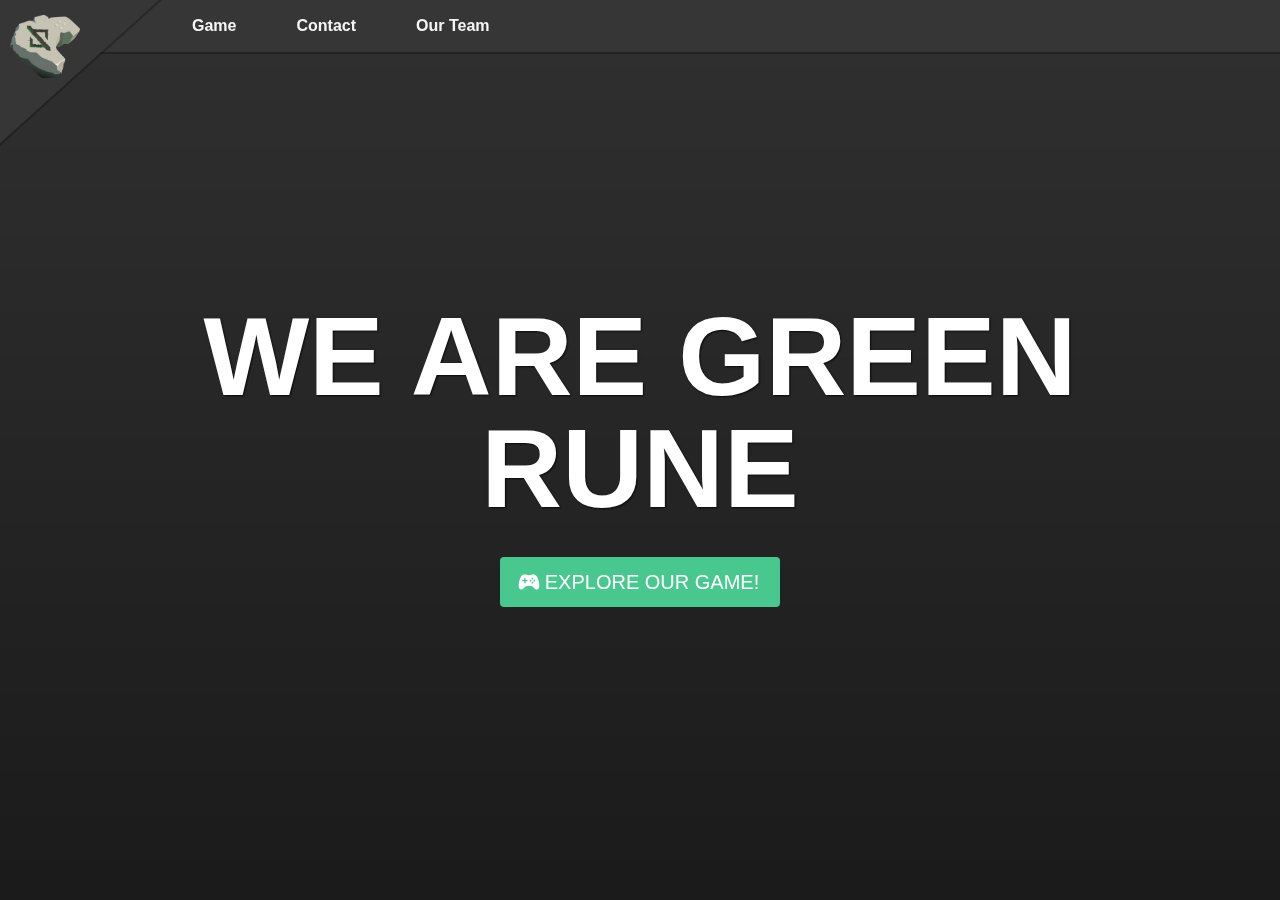
<file: index.html>
<!DOCTYPE html>
<html lang="en">

<head>
  <meta charset="utf-8">
  <meta name="viewport" content="width=device-width, initial-scale=1">
  <meta http-equiv=“X-UA-Compatible” content="ie=edge">
  <title>Hello World!</title>

  <link rel="preload" href="fonts/NorseBold-2Kge.otf" as="font" crossorigin>
  <link rel="preload" href="images/logo.png" as="image" media="(max-width: 40px)">
  <link rel="preload" href="images/video1.mp4" as="video" media="(max-width: 40px)">


  <link rel="stylesheet" type="text/css" href="bulma/css/bulma.min.css" as="style" crossorigin>
  <link rel="stylesheet" href="bulma/css/aos.css" as="style" crossorigin>
  <link rel="preload" href="bulma/js/aos.js" as="script">

  <style>
    /* Center the loader */
    #loader {
      position: absolute;
      left: 50%;
      top: 50%;
      z-index: 1;
      width: 120px;
      height: 120px;
      margin: -76px 0 0 -76px;
      border: 16px solid #f3f3f3;
      border-radius: 50%;
      border-top: 16px solid #3498db;
      -webkit-animation: spin 2s linear infinite;
      animation: spin 2s linear infinite;
    }

    @-webkit-keyframes spin {
      0% {
        -webkit-transform: rotate(0deg);
      }

      100% {
        -webkit-transform: rotate(360deg);
      }
    }

    @keyframes spin {
      0% {
        transform: rotate(0deg);
      }

      100% {
        transform: rotate(360deg);
      }
    }

    /* Add animation to "page content" */
    .animate-bottom {
      position: relative;
      -webkit-animation-name: animatebottom;
      -webkit-animation-duration: 1s;
      animation-name: animatebottom;
      animation-duration: 1s
    }

    @-webkit-keyframes animatebottom {
      from {
        bottom: -100px;
        opacity: 0
      }

      to {
        bottom: 0px;
        opacity: 1
      }
    }

    @keyframes animatebottom {
      from {
        bottom: -100px;
        opacity: 0
      }

      to {
        bottom: 0;
        opacity: 1
      }
    }

    #myDiv {
      display: none;
      text-align: center;
    }
  </style>
</head>

<body  class="preloader-site" >

  <div id="loading" class="hero is-dark is-fullheight not-scroll">
    <div id="loader"></div>
  </div>

  <header class="navbar is-fixed-top is-dark" data-aos="fade-down"
  style="box-shadow: 0 0 0 .125em rgba(0, 0, 0, 0.25)">
  <div>
    <div class="navbar-triangle is-fixed-top with-shadow" style="box-shadow: 0 0 0 .125em rgba(0, 0, 0, 0.25)">
    </div>
    <a class="navbar-icon" href="">
      <picture>
        <img rel=preload src="images/logo.png" style="max-width: 70px; margin-top: 15px; margin-left: 10px;">

      </picture>
    </a>
  </div>
  <div class="container">
    <div class="navbar-brand">

      <a role="button" class="navbar-burger" aria-label="menu" aria-expanded="false"
        data-target="navbarBasicExample">
        <span aria-hidden="true"></span>
        <span aria-hidden="true"></span>
        <span aria-hidden="true"></span>
      </a>
    </div>

    <div id="navbarBasicExample" class="navbar-menu">
      <div class="navbar-start" style="padding-left: 8em;">
        <div class="navbar-item " style="padding-right: 3em;">
          <a class="has-text-light  " href="game.html" >
            <strong>Game</strong>
          </a>
        </div>
        <div class="navbar-item " style="padding-right: 3em;">
          <a class="has-text-light  " >
            <strong>Contact</strong>
          </a>
        </div>
        <div class="navbar-item " style="padding-right: 3em;">
          <a  href="team.html" class="has-text-light  ">
            <strong>Our Team</strong>
          </a>
        </div>
      </div>

      <div class="navbar-end ">
        <div class="navbar-item ">

        </div>
      </div>
    </div>
  </div>
</header>

<section class="hero is-dark is-fullheight not-scroll" rel="prefetch">

  <video class="transition" muted autoplay playsinline loop
    style='position: fixed; height: 100%; width: 100%; object-fit: cover; background: linear-gradient( rgba(0, 0, 0, 0.1), rgba(0, 0, 0, 0.5) )  fixed;'>
    <source src="images/video1.mp4">
  </video>


  <div class="hero-body">
    <div class="container has-text-centered">
      <span class="title" data-aos="zoom-in"
        style="display: inline-block; line-height: 1; padding: 0.5rem 0.8rem 0.5rem 0.8rem; font-size: 7em; font-family: 'Norse', 'Franklin Gothic Medium', 'Arial Narrow', Arial, sans-serif; font-weight: bold; text-shadow: 1px 1px 2px rgba(0, 0, 0, 0.767);">
        WE ARE GREEN RUNE
      </span>
      <p></p>
      <a href="game.html" class="button is-success is-medium" data-aos="fade" data-aos-delay="500">
        <span class="icon shake-icon">
          <svg xmlns="http://www.w3.org/2000/svg" style="margin-left: 8px;" class="ionicon" viewBox="0 0 512 512">
            <title>Join to Beta test</title>
            <path fill="#ffff"
              d="M483.13 245.38C461.92 149.49 430 98.31 382.65 84.33A107.13 107.13 0 00352 80c-13.71 0-25.65 3.34-38.28 6.88C298.5 91.15 281.21 96 256 96s-42.51-4.84-57.76-9.11C185.6 83.34 173.67 80 160 80a115.74 115.74 0 00-31.73 4.32c-47.1 13.92-79 65.08-100.52 161C4.61 348.54 16 413.71 59.69 428.83a56.62 56.62 0 0018.64 3.22c29.93 0 53.93-24.93 70.33-45.34 18.53-23.1 40.22-34.82 107.34-34.82 59.95 0 84.76 8.13 106.19 34.82 13.47 16.78 26.2 28.52 38.9 35.91 16.89 9.82 33.77 12 50.16 6.37 25.82-8.81 40.62-32.1 44-69.24 2.57-28.48-1.39-65.89-12.12-114.37zM208 240h-32v32a16 16 0 01-32 0v-32h-32a16 16 0 010-32h32v-32a16 16 0 0132 0v32h32a16 16 0 010 32zm84 4a20 20 0 1120-20 20 20 0 01-20 20zm44 44a20 20 0 1120-19.95A20 20 0 01336 288zm0-88a20 20 0 1120-20 20 20 0 01-20 20zm44 44a20 20 0 1120-20 20 20 0 01-20 20z" />
          </svg>
        </span>
        <span class="">EXPLORE OUR GAME!</span>
    </a>
    </div>
  </div>
</section>
  <div id="myDiv">
    
  </div>


</body>
<script>

window.onload = function(){ document.getElementById("loading").style.display = "none" }
 
  document.addEventListener('DOMContentLoaded', () => {

    // Get all "navbar-burger" elements
    const $navbarBurgers = Array.prototype.slice.call(document.querySelectorAll('.navbar-burger'), 0);

    // Add a click event on each of them
    $navbarBurgers.forEach(el => {
      el.addEventListener('click', () => {

        // Get the target from the "data-target" attribute
        const target = el.dataset.target;
        const $target = document.getElementById(target);

        // Toggle the "is-active" class on both the "navbar-burger" and the "navbar-menu"
        el.classList.toggle('is-active');
        $target.classList.toggle('is-active');

      });
    });

  });
</script>
<script src="bulma/js/aos.js"></script>
<script>
  AOS.init({
    once: true
  });
</script>

</html>
</file>
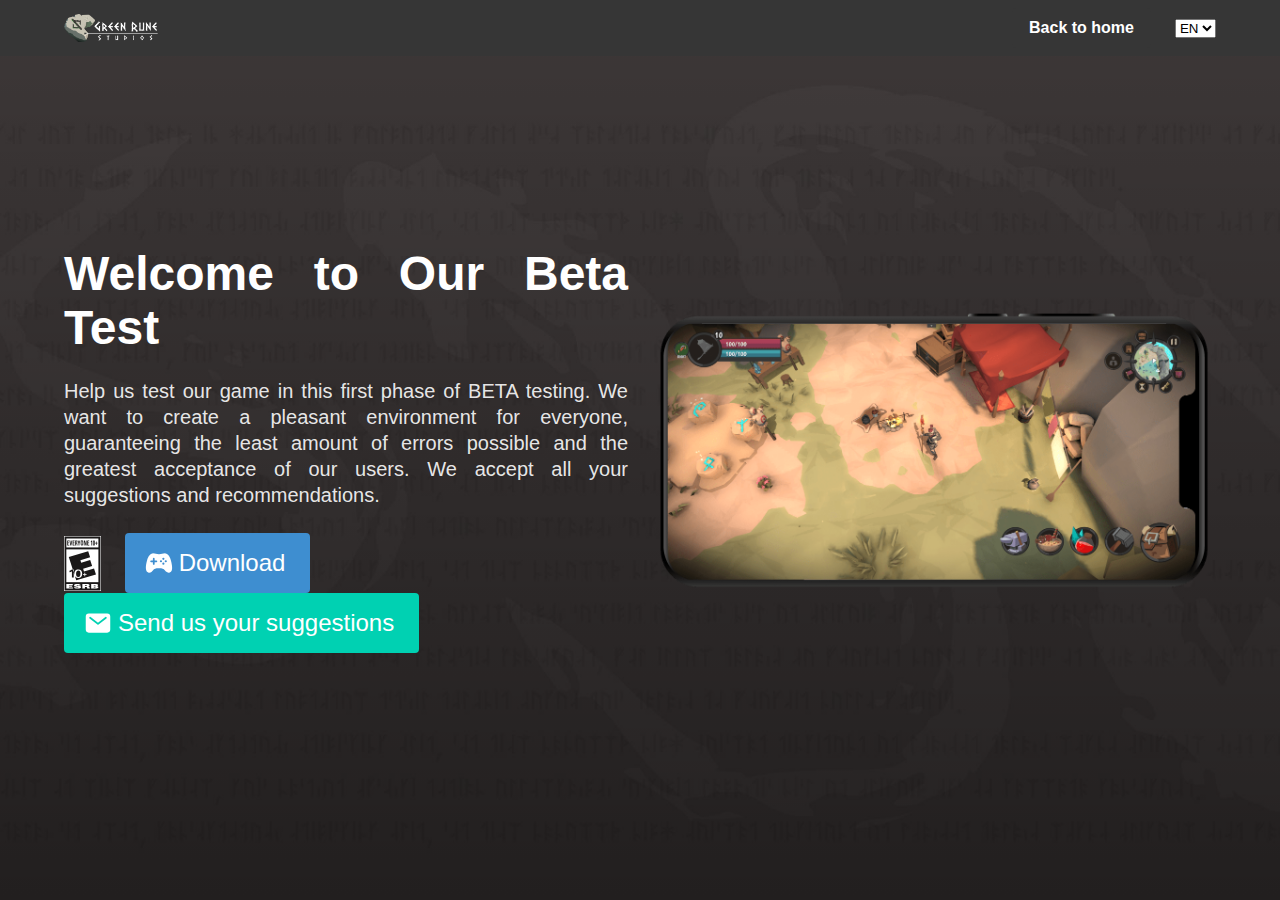
<file: download.html>
<!DOCTYPE html>
<html lang="en">

<head>
    <meta charset="utf-8">
    <meta name="viewport" content="width=device-width, initial-scale=1">
    <meta http-equiv=“X-UA-Compatible” content="ie=edge">
    <title>Nobodies Kingdom</title>
    <link rel="stylesheet" type="text/css" href="bulma/css/bulma.css">
    <link rel="stylesheet" type="text/css" href="bulma/css/aos.css">
</head>

<body data-aos-easing="ease" data-aos-duration="400" data-aos-delay="0">
    <header class="navbar is-dark is-fixed-top">
        <div class="container">
            <div class="navbar-brand">
                <a class="navbar-item" href="https://bulma.io">
                    <img src="images/company-logo.png" />
                </a>

                <a role="button" class="navbar-burger" aria-label="menu" aria-expanded="false"
                    data-target="navbarBasicExample">
                    <span aria-hidden="true"></span>
                    <span aria-hidden="true"></span>
                    <span aria-hidden="true"></span>
                </a>
            </div>

            <div id="navbarBasicExample" class="navbar-menu">
                <div class="navbar-start"></div>

                <div class="navbar-end">
                    <div class="navbar-item">
                        <div class="buttons">
                            <a class="button is-dark is-orange" href="index.html">
                                <strong>Back to home</strong>
                            </a>
                        </div>
                    </div>
                    <div class="navbar-item">
                        <select id="langSelector" class="is-dark dropdown is-medium">
                            <div class="">
                                <option value="en" class="dropdown-item">EN</option>
                                <option value="es" class="dropdown-item">ES</option>
                            </div>

                        </select>
                    </div>

                </div>
            </div>
        </div>
    </header>


    <section class="hero is-dark is-fullheight"
        style="background: linear-gradient( rgba(0, 0, 0, 0.1), rgba(0, 0, 0, 0.5) ), url(images/web-bg.jpg) no-repeat center; max-width: 100%; max-height: 100%; background-size: cover;">

        <!-- Hero content: will be in the middle -->
        <div class="hero-body">
            <div class="container has-text-justified">
                <div class="item-1">
                    <div class="columns is-vcentered">
                        <div data-aos="fade-down" class="column is-half aos-ini aos-animate">
                            <div>
                                <h2 class="title is-1 lang lang-es">Bienvenido a nuestra BETA</h2>
                                <h2 class="title is-1 lang lang-en">Welcome to Our Beta Test</h2>
                            </div>
                            <p class="mb-5"></p>
                            <div>
                                <p class="lang lang-es subtitle ">
                                    Ayúdanos a probar nuestro videojuego en esta primera fase de prueba BETA. Queremos
                                    crear
                                    un ambiente agradable para todos, garantizando la menor cantidad de errores posible
                                    y la
                                    mayor aceptación de nuestros usuarios. Aceptamos todas tus sugerencias y
                                    recomendaciones.
                                </p>
                                <p class="lang lang-en subtitle ">
                                    Help us test our game in this first phase of BETA testing. We want to create a
                                    pleasant
                                    environment for everyone, guaranteeing the least amount of errors possible and the
                                    greatest acceptance of our users. We accept all your suggestions and
                                    recommendations.
                                </p>
                            </div>

                            <p class="mb-5"></p>
                            <div class="icon-text is-align-items-center">
                                <figure class="image">
                                    <img src="images/E10plus.svg" style="height: 55px;">
                                </figure>
                                <p class="mr-5"></p>

                                <a href="" class="button is-info is-large">
                                    <span class="icon">
                                        <svg xmlns="http://www.w3.org/2000/svg" style="margin-left: 8px;"
                                            class="ionicon" viewBox="0 0 512 512">
                                            <title>Join to Beta test</title>
                                            <path fill="#ffff"
                                                d="M483.13 245.38C461.92 149.49 430 98.31 382.65 84.33A107.13 107.13 0 00352 80c-13.71 0-25.65 3.34-38.28 6.88C298.5 91.15 281.21 96 256 96s-42.51-4.84-57.76-9.11C185.6 83.34 173.67 80 160 80a115.74 115.74 0 00-31.73 4.32c-47.1 13.92-79 65.08-100.52 161C4.61 348.54 16 413.71 59.69 428.83a56.62 56.62 0 0018.64 3.22c29.93 0 53.93-24.93 70.33-45.34 18.53-23.1 40.22-34.82 107.34-34.82 59.95 0 84.76 8.13 106.19 34.82 13.47 16.78 26.2 28.52 38.9 35.91 16.89 9.82 33.77 12 50.16 6.37 25.82-8.81 40.62-32.1 44-69.24 2.57-28.48-1.39-65.89-12.12-114.37zM208 240h-32v32a16 16 0 01-32 0v-32h-32a16 16 0 010-32h32v-32a16 16 0 0132 0v32h32a16 16 0 010 32zm84 4a20 20 0 1120-20 20 20 0 01-20 20zm44 44a20 20 0 1120-19.95A20 20 0 01336 288zm0-88a20 20 0 1120-20 20 20 0 01-20 20zm44 44a20 20 0 1120-20 20 20 0 01-20 20z" />
                                        </svg>
                                    </span>
                                    <span class="lang lang-en">Download</span>
                                    <span class="lang lang-es">Descargar</span>
                                </a>
                                <p class="mr-5"></p>
                                <a href="mailto:greenrune.contact@gmail.com?subject=About Nobodys Kingdom"
                                    class="button is-primary is-large">
                                    <span class="icon">
                                        <svg xmlns="http://www.w3.org/2000/svg" style="margin-left: 8px;"
                                            class="ionicon" viewBox="0 0 512 512">
                                            <title>Join to Beta test</title>
                                            <path fill="#ffff"
                                                d="M424 80H88a56.06 56.06 0 00-56 56v240a56.06 56.06 0 0056 56h336a56.06 56.06 0 0056-56V136a56.06 56.06 0 00-56-56zm-14.18 92.63l-144 112a16 16 0 01-19.64 0l-144-112a16 16 0 1119.64-25.26L256 251.73l134.18-104.36a16 16 0 0119.64 25.26z" />
                                        </svg>
                                    </span>
                                    <span class="lang lang-en">Send us your suggestions</span>
                                    <span class="lang lang-es">Envianos tus sugerencias</span>
                                </a>
                            </div>

                        </div>
                        <div class="column is-half">
                            <figure class="image is is-covered">
                                <img src="images/game-background.png" alt="" />
                            </figure>
                        </div>
                    </div>
                </div>
            </div>
        </div>
    </section>


    <script>

        // this function will be called when a button is clicked

        function changeLanguage(languageCode) {
            Array.from(document.getElementsByClassName('lang')).forEach(function (elem) {
                if (elem.classList.contains('lang-' + languageCode)) {
                    elem.style.display = 'initial';
                }
                else {
                    elem.style.display = 'none';
                }
            });
        }

        // select handler
        const selector = document.getElementById('langSelector');
        selector.addEventListener('change', function (evt) {
            changeLanguage(this.value);
        });

        // detect initial browser language
        const lang = navigator.userLanguage || navigator.language || 'en-EN';
        const startLang = Array.from(selector.options).map(opt => opt.value).find(val => lang.includes(val)) || 'en';
        changeLanguage(startLang);

        // updating select with start value
        selector.selectedIndex = Array.from(selector.options).map(opt => opt.value).indexOf(startLang)

        // fill "The selected language is:"
        document.addEventListener('DOMContentLoaded', () => {

            // Get all "navbar-burger" elements
            const $navbarBurgers = Array.prototype.slice.call(document.querySelectorAll('.navbar-burger'), 0);

            // Add a click event on each of them
            $navbarBurgers.forEach(el => {
                el.addEventListener('click', () => {

                    // Get the target from the "data-target" attribute
                    const target = el.dataset.target;
                    const $target = document.getElementById(target);

                    // Toggle the "is-active" class on both the "navbar-burger" and the "navbar-menu"
                    el.classList.toggle('is-active');
                    $target.classList.toggle('is-active');

                });
            });

        });
    </script>
    <script src="bulma/js/aos.js"></script>
    <script>
        AOS.init({
            once: true
        });
    </script>
</body>

</html>
</file>
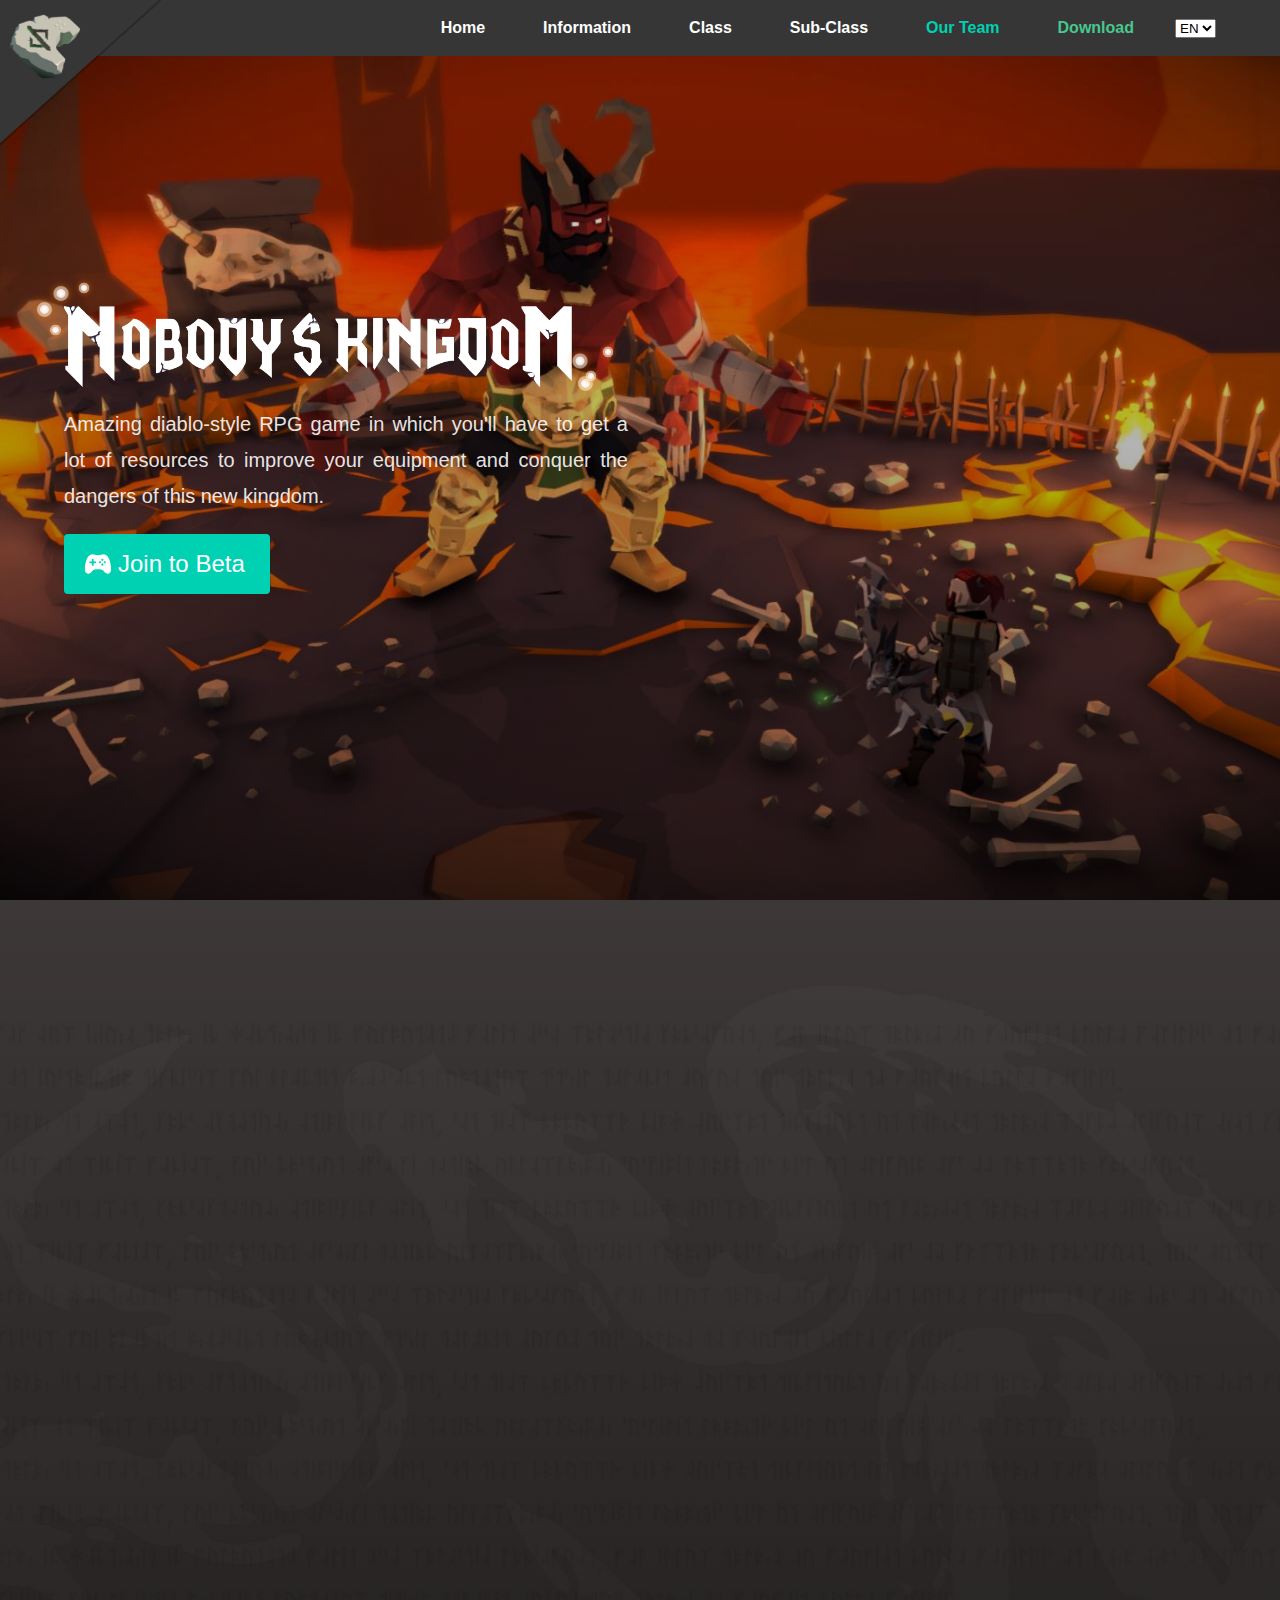
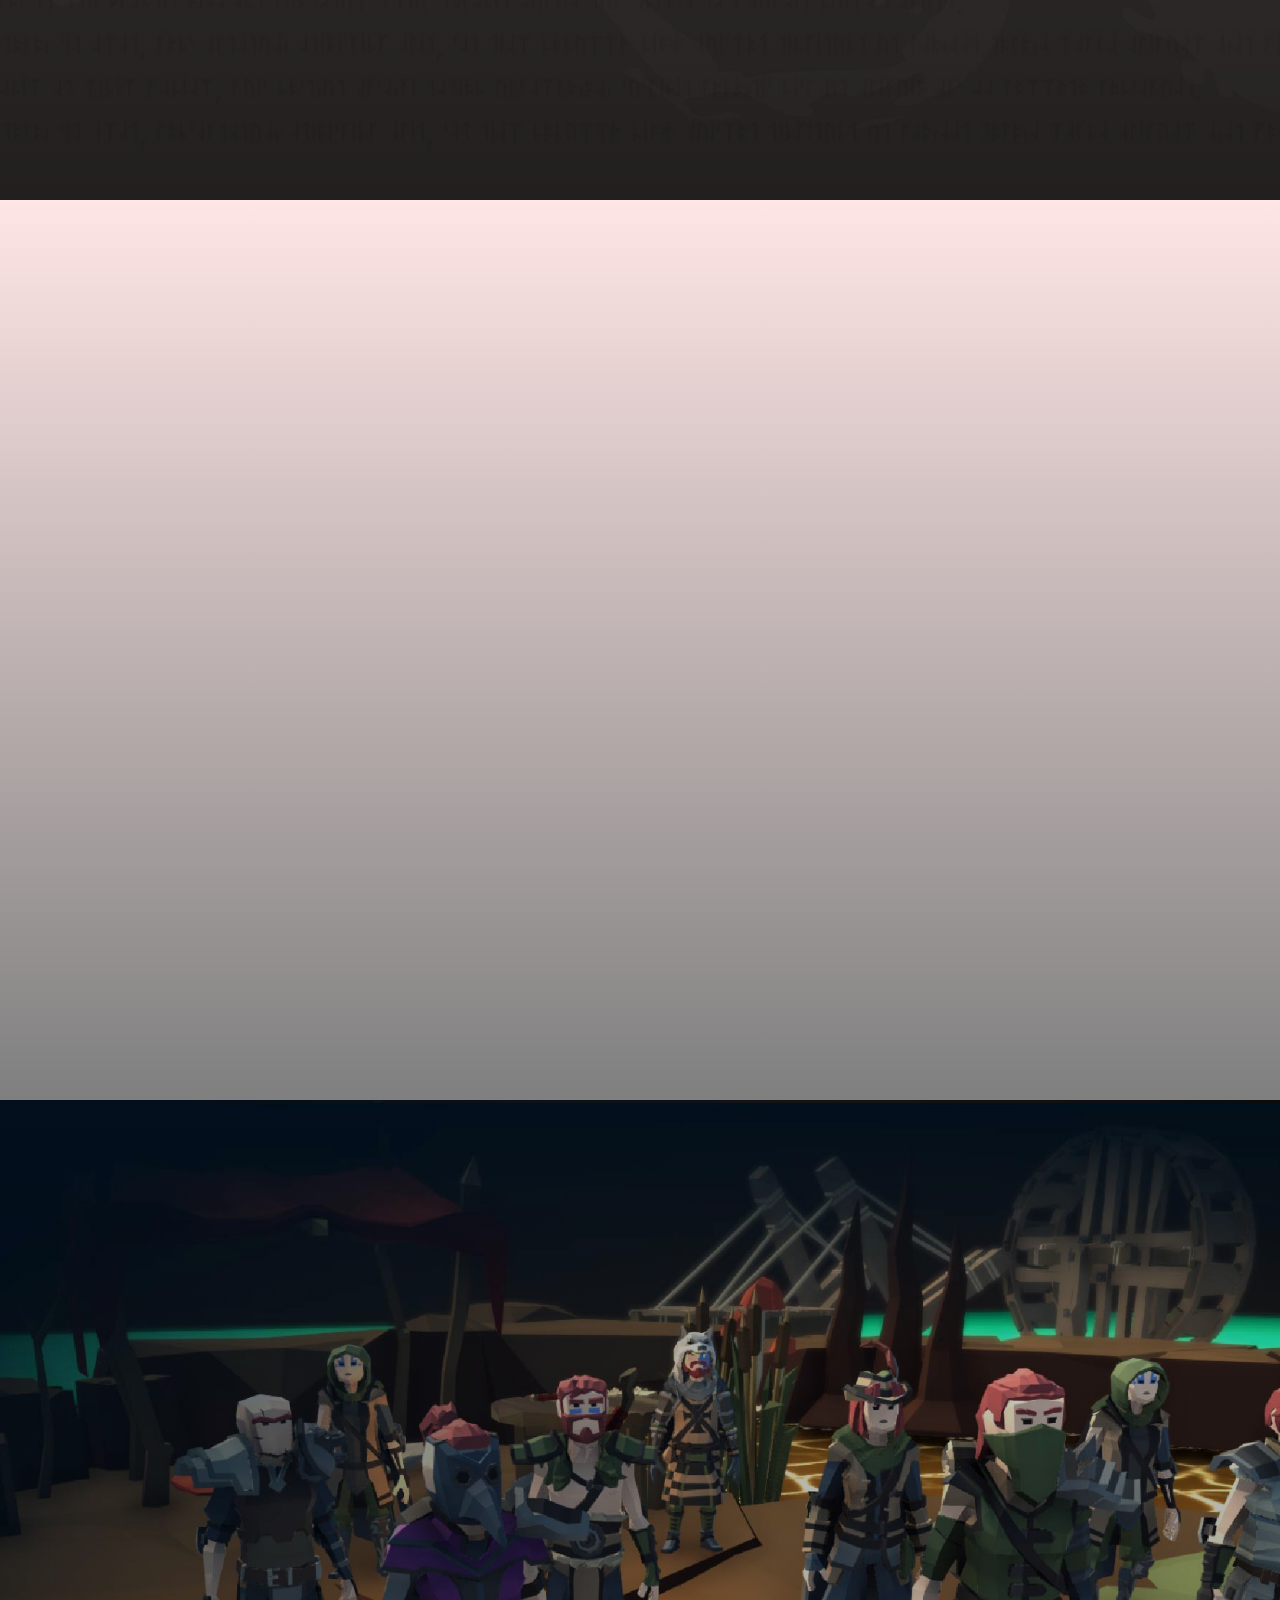
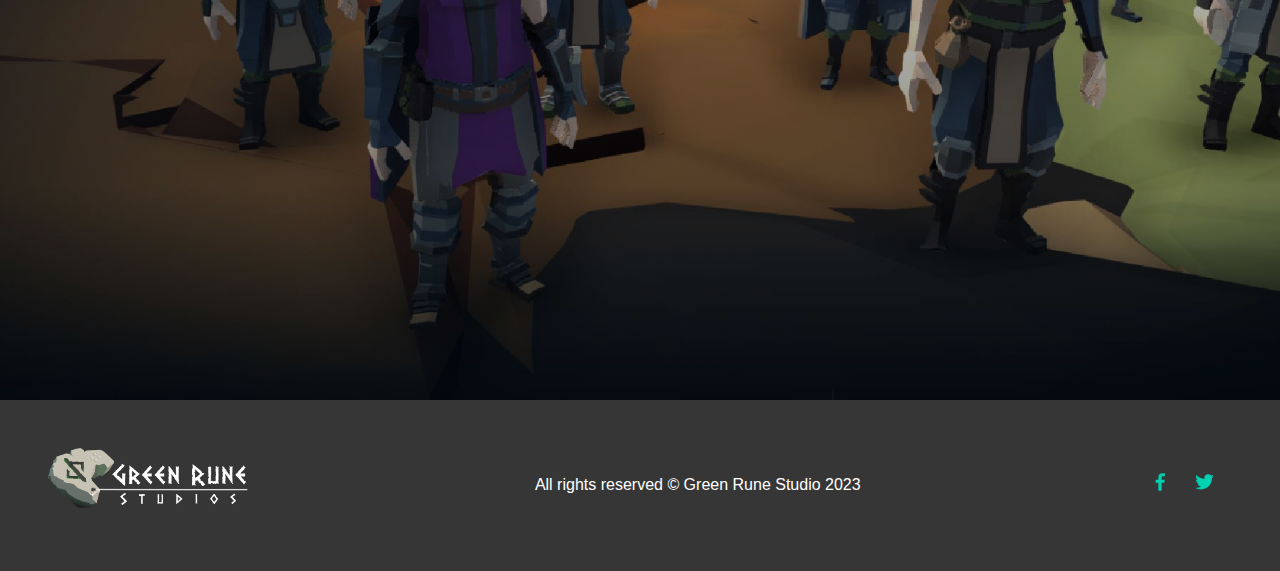
<file: game.html>
<!DOCTYPE html>
<html lang="en">

<head>
  <meta charset="utf-8">
  <meta name="viewport" content="width=device-width, initial-scale=1">
  <meta http-equiv=“X-UA-Compatible” content="ie=edge">
  <title>Nobodies Kingdom</title>
  <link rel="stylesheet" type="text/css" href="bulma/css/bulma.min.css">
  <link rel="stylesheet" type="text/css" href="bulma/css/bulma-timeline.min.css">
  <link rel="stylesheet" type="text/css" href="bulma/css/bulma-accordion.min.css">
  <link rel="stylesheet" href="bulma/css/aos.css">
  <link rel="stylesheet" href="./css/title-animation.css">
</head>

<body>
  <header class="navbar is-dark is-fixed-top">

    <div>
      <div class="navbar-triangle is-fixed-top with-shadow" style="box-shadow: 0 0 0 .125em rgba(0, 0, 0, 0.25)">
      </div>
      <a class="navbar-icon" href="index.html">
        <picture>
          <img rel=preload src="images/logo.png" style="max-width: 70px; margin-top: 15px; margin-left: 10px;">
  
        </picture>
      </a>
    </div>
    <div class="container">
      <div class="navbar-brand">
        

        <a role="button" class="navbar-burger" aria-label="menu" aria-expanded="false" data-target="navbarBasicExample">
          <span aria-hidden="true"></span>
          <span aria-hidden="true"></span>
          <span aria-hidden="true"></span>
        </a>
      </div>

      <div id="navbarBasicExample" class="navbar-menu">
        <div class="navbar-start"></div>

        <div class="navbar-end">
          <div class="navbar-item">
            <div class="buttons">
              <a class="button is-dark " href="#home" data-scroll="home">
                <strong>Home</strong>
              </a>
            </div>
          </div>
          <div class="navbar-item">
            <div class="buttons">
              <a class="button is-dark" href="#info" data-scroll="info">
                <strong>Information</strong>
              </a>
            </div>
          </div>
          <div class="navbar-item">
            <div class="buttons">
              <a class="button is-dark" href="#class" data-scroll="class">
                <strong>Class</strong>
              </a>
            </div>
          </div>
          <div class="navbar-item">
            <div class="buttons">
              <a class="button is-dark" href="#sub-classes" data-scroll="sub-classes">
                <strong>Sub-Class</strong>
              </a>
            </div>
          </div>
          <div class="navbar-item">
            <div class="buttons">
              <a class="button is-dark has-text-primary" href="team.html" data-scroll="sub-classes">
                <strong>Our Team</strong>
              </a>
            </div>
          </div>
          <div class="navbar-item">
            <div class="buttons">
              <a class="button is-dark has-text-success" href="download.html" data-scroll="sub-classes">
                <strong>Download</strong>
              </a>
            </div>
          </div>
          <div class="navbar-item">
            <select id="langSelector" class="is-dark dropdown is-medium">
              <div class="">
                <option value="en" class="dropdown-item">EN</option>
                <option value="es" class="dropdown-item">ES</option>
              </div>

            </select>
          </div>

        </div>
      </div>
    </div>
  </header>

  <section class="hero is-dark is-fullheight" id="home"
    style="background: linear-gradient( rgba(0, 0, 0, 0.1), rgba(0, 0, 0, 0.5) ), url(images/start-bg.jpg) no-repeat center fixed; max-width: 100%; max-height: 100%; background-size: cover;">
    <!-- Hero content: will be in the middle -->
    <div class="hero-body">
      <div class="container has-text-justified">
        <div class="item-1">
          <div class="columns">
            <div class="column is-half " data-aos="fade-right">
              <div class="subtitle ">
                <div>
                  <a class="title" class="title-animation">
                    <div  class="title-animation">
                      <img class="bottom-img" src="images/game-name-animation.png" >
                      <img src="./images/white-dot.png" class="top-img">
                      <img src="./images/white-dot.png" class="top-img">
                      <img src="./images/white-dot.png" class="top-img">
                      <img src="./images/white-dot.png" class="top-img">
                      <img src="./images/white-dot.png" class="top-img">
                      <img src="./images/white-dot.png" class="top-img">
                      <img src="./images/white-dot.png" class="top-img">
                      <img src="./images/white-dot.png" class="top-img">
                    </div>
                  </a>
                  <div class="title has-text-justified padding-top">
                    <p class="lang lang-en subtitle">
                      Amazing diablo-style RPG game in which you'll have to get a lot of resources to improve your
                      equipment and
                      conquer the dangers of this new kingdom.
                    </p>
                    <p class="lang lang-es subtitle">
                      Impresionante juego de rol al estilo diablo en el que tendrás que conseguir una gran cantidad de
                      recursos
                      para
                      mejorar tu equipo y conquistar los peligros de este nuevo reino.
                    </p>
                  </div>
                  <a href="download.html" target="_blank" class="button is-primary is-large">
                    <span class="icon shake-icon">
                      <svg xmlns="http://www.w3.org/2000/svg" style="margin-left: 8px;" class="ionicon"
                        viewBox="0 0 512 512">
                        <title>Join to Beta test</title>
                        <path fill="#ffff"
                          d="M483.13 245.38C461.92 149.49 430 98.31 382.65 84.33A107.13 107.13 0 00352 80c-13.71 0-25.65 3.34-38.28 6.88C298.5 91.15 281.21 96 256 96s-42.51-4.84-57.76-9.11C185.6 83.34 173.67 80 160 80a115.74 115.74 0 00-31.73 4.32c-47.1 13.92-79 65.08-100.52 161C4.61 348.54 16 413.71 59.69 428.83a56.62 56.62 0 0018.64 3.22c29.93 0 53.93-24.93 70.33-45.34 18.53-23.1 40.22-34.82 107.34-34.82 59.95 0 84.76 8.13 106.19 34.82 13.47 16.78 26.2 28.52 38.9 35.91 16.89 9.82 33.77 12 50.16 6.37 25.82-8.81 40.62-32.1 44-69.24 2.57-28.48-1.39-65.89-12.12-114.37zM208 240h-32v32a16 16 0 01-32 0v-32h-32a16 16 0 010-32h32v-32a16 16 0 0132 0v32h32a16 16 0 010 32zm84 4a20 20 0 1120-20 20 20 0 01-20 20zm44 44a20 20 0 1120-19.95A20 20 0 01336 288zm0-88a20 20 0 1120-20 20 20 0 01-20 20zm44 44a20 20 0 1120-20 20 20 0 01-20 20z" />
                      </svg>

                    </span>
                    <span class="lang lang-en">Join to Beta</span>
                    <span class="lang lang-es">Descargar la Beta</span>
                  </a>
                </div>
              </div>


            </div>
          </div>
        </div>
      </div>
    </div>
  </section>
  <section class="hero is-dark is-fullheight" id="info"
    style="background: linear-gradient( rgba(0, 0, 0, 0.1), rgba(0, 0, 0, 0.5) ), url(images/web-bg.jpg) no-repeat center; max-width: 100%; max-height: 100%; background-size: cover;">
    <div class="hero-head section has-text-centered">
      <div class="container has-text-centered" data-aos="fade-down">
        <div>
          <p class="title is-1 lang lang-en">
            Introduction
          </p>
          <p class="title is-1 lang lang-es">
            Introducción
          </p>
        </div>
        <div>
          <p class="subtitle lang lang-en">
            A new unknown place awaits you to be conquered
          </p>
          <p class="subtitle lang lang-es">
            Un nuevo lugar desconocido te espera para ser conquistado
          </p>
        </div>
      </div>
    </div>
    <!-- Hero content: will be in the middle -->
    <div class="hero-body">
      <div class="container has-text-justified">
        <div class="item-1">
          <div class="columns">
            <div class="column is-half" data-aos="fade-right">
              <div class="subtitle ">
                <div>
                  <p class="lang lang-es ">Has llegado a un nuevo mundo con la misión de conquistarlo, pero hay
                    innumerables
                    peligros que pondrán a prueba tu valía. Cada vez que alguien llega a este reino es separado del
                    mundo real y
                    colocado en un espejismo para que progreses en solitario.</p>
                  <p class="lang lang-en">You have arrived in a new world with the mission of conquering it, but there
                    are
                    innumerable dangers that will test your worth. Every time someone comes to this realm they are
                    separated
                    from the
                    real world and placed in a mirage for you to progress solo.</p>
                  <p class="lang lang-es">Tendrás que ir abriéndote paso en este mundo buscando recursos para mejorar tu
                    campamento y tu armamento de combate para ir conquistando los pisos de la gran torre hasta erradicar
                    completamente el mal en el reino y reclamar sus riquezas.</p>
                  <p class="lang lang-en">You will have to make your way in this world looking for resources to improve
                    your
                    camp and your combat weapons to conquer the floors of the great tower until you completely eradicate
                    evil in
                    the kingdom and claim its riches.</p>

                  <div class="pt-5 ">
                    <p class="lang lang-es title is-4">Caracteristicas</p>
                    <p class="lang lang-en title is-4">Characteristics</p>

                    <div class=" content has-text-justified">
                      <ul class="lang lang-es">
                        <li>Explorar una peligrosa cueva en busca de recursos y materiales.</li>
                        <li>Derrota a mas de 30 jefes de nivel.</li>
                        <li>Conoce y salva a caballeros errantes para aprender nuevas maestrías.</li>
                        <li>Obtén uno de las nueve clases adicionales.</li>
                        <li>Únete a tus amigos para superar escenarios especiales y eventos.</li>
                        <li>Crea un gremio y desafía a otros gremios.</li>
                      </ul>
                      <ul class="lang lang-en">
                        <li>Explore a dangerous cave for resources and materials.</li>
                        <li>Defeat over 30 level bosses.</li>
                        <li>Meet and save wandering knights to learn new masteries.</li>
                        <li>Obtain one of nine additional classes.</li>
                        <li>Team up with your friends to beat special stages and events.</li>
                        <li>Create a guild and challenge other guilds.</li>
                      </ul>
                    </div>
                  </div>
                </div>
              </div>


            </div>
            <div class="column is-half" data-aos="zoom-in-up">
              <figure class="image is-16by9">
                <iframe class="has-ratio" width="640" height="360" src="https://www.youtube.com/embed/xyFeq8EEQo8"
                  frameborder="0" ; allowfullscreen></iframe>
              </figure>
            </div>
          </div>
        </div>
      </div>
    </div>
  </section>

  <section class="hero container is-dark is-fullheight" id="class" loading="lazy" alt="…" data-role-background="warrior"
    style="background: linear-gradient( rgba(255, 0, 0, 0.1), rgba(0, 0, 0, 0.5) ), url(images/warrior-bg.jpg) no-repeat center fixed; max-width: 100%; max-height: 100%; background-size: cover;">
    <div class="hero-head section" style="margin-top: 18px;" data-aos="fade-down">
      <div class="container has-text-centered">
        <div>
          <p class="title is-1 lang lang-en">
            Class Introductions
          </p>
          <p class="title is-1 lang lang-es">
            Clases Principales
          </p>
        </div>
        <div>
          <p class="subtitle lang lang-en">
            Customize your own character with strategic builds at level 5
          </p>
          <p class="subtitle lang lang-es">
            Personaliza tu propio personaje estratégicamente al llegar al nivel 5
          </p>
        </div>
      </div>
    </div>
    <div class="hero-body " style="margin-top: -35px;" data-aos="fade-right">
      <div class="accordions" style="max-width: 50em;">
        <article class="accordion is-active" data-role="warrior">
          <div class="accordion-header toggle" style="height: 50px;">
            <span class="icon-text is-align-items-center">
              <span class="icon " style="width: 4.8em; margin-left: -18px;">
                <div class="is-icon">
                  <img src="images/Roles/01.png">
                </div>
              </span>
              <p class="title lang lang-es" style="margin-top: 18px; margin-left: 10px;">Guerrero</p>
              <p class="title lang lang-en" style="margin-top: 18px; margin-left: 10px;">Warrior</p>
            </span>
          </div>
          <div class="accordion-body">
            <div class="accordion-content subtitle">
              <div class="lang lang-es">
                El Guerrero suele ser el más fuerte físicamente de todos los grupos de clase. Esta clase generalmente se
                especializa en ataques cuerpo a cuerpo. Esta clase generalmente tiene la mejor armadura y es la más
                hábil con las armas más grandes. Los puntajes altos de HP, ataque y defensa son una característica
                habitual de la clase Guerrero.
                <p class="subtitle" style="margin-top: 10px;">
                  <strong>Sub-clases:</strong> <em> Berseker, Guardián y Paladín</em>
                </p>
              </div>
              <div class="lang lang-en">
                The Warrior is usually the strongest physically of all the class groups. This class generally
                specializes in melee attacks. This class generally has the best armor and is the most skilled with the
                biggest weapons. High HP, Attack, and Defense scores are a regular feature of the Warrior class.
                <p class="subtitle" style="margin-top: 10px;">
                  <strong>Sub-classes:</strong> <em> Berseker, Guardian and Paladin</em>
                </p>
              </div>
            </div>

        </article>
        <article class="accordion" data-role="scout">
          <div class="accordion-header toggle" style="height: 50px;">
            <span class="icon-text is-align-items-center">
              <span class="icon " style="width: 4.8em; margin-left: -18px;">
                <div class="is-icon">
                  <img src="images/Roles/02.png">
                </div>
              </span>
              <p class="title lang lang-es" style="margin-top: 18px; margin-left: 10px;">Explorador</p>
              <p class="title lang lang-en" style="margin-top: 18px; margin-left: 10px;">Ranger</p>
            </span>
          </div>
          <div class="accordion-body">
            <div class="accordion-content subtitle">
              <div class="lang lang-es">
                La clase Explorador es típicamente un personaje hábil con el arco y las dadas. Este conjunto de
                personajes también suele ser el más probable de las clases de personajes para tener un compañero, como
                un perro u otra bestia. Tienen mejor sentido de orientación el mapa y mas suerte para encontrar objetos.
                <p class="subtitle" style="margin-top: 10px;">
                  <strong>Sub-clases:</strong> <em> Cazador, Druida y Pistolero</em>
                </p>
              </div>
              <div class="lang lang-en">
                The Ranger class is typically a character skilled with a bow and dice. This character set is also
                usually the most likely of the character classes to have a companion, such as a dog or other beast. They
                have a better sense of direction on the map and more luck finding objects.
                <p class="subtitle" style="margin-top: 10px;">
                  <strong>Sub-classes:</strong> <em> Hunter, Druid and Gunslinger</em>
                </p>
              </div>
            </div>
        </article>
        <article class="accordion" data-role="mage">
          <div class="accordion-header toggle" style="height: 50px;">
            <span class="icon-text is-align-items-center">
              <span class="icon " style="width: 4.8em; margin-left: -18px;">
                <div class="is-icon">
                  <img src="images/Roles/03.png">
                </div>
              </span>
              <p class="title lang lang-es" style="margin-top: 18px; margin-left: 10px;">Mago</p>
              <p class="title lang lang-en" style="margin-top: 18px; margin-left: 10px;">Wizard</p>
            </span>
          </div>
          <div class="accordion-body">
            <div class="accordion-content subtitle">
              <div class="lang lang-es">
                Esta clase es el miembro mágico del grupo. Los magos, los más hábiles en las artes arcanas, generalmente
                se caracterizan por su falta de armamento tradicional, renunciando al acero en favor de hechizos. Los
                magos generalmente usan la armadura más débil, pero también pueden lanzar hechizos de escudo, curación y
                regeneración.
                <p class="subtitle" style="margin-top: 10px;">
                  <strong>Sub-clases:</strong> <em> Sacerdote, Hechicero y Brujo</em>
                </p>
              </div>
              <div class="lang lang-en">
                This class is the magic member of the group. Most skilled in the arcane arts, mages are generally
                characterized by their lack of traditional weaponry, forgoing steel in favor of spells. Mages generally
                wear the weakest armor, but can also cast shield, healing, and regeneration spells.
                <p class="subtitle" style="margin-top: 10px;">
                  <strong>Sub-classes:</strong> <em> Priest, Sorcerer and Warlock</em>
                </p>
              </div>
            </div>
        </article>
      </div>
    </div>
  </section>

  <section class="hero is-dark is-fullheight" id="sub-classes"
    style="background: linear-gradient( rgba(0, 0, 0, 0.1), rgba(0, 0, 0, 0.5) ), url(images/sub-classes.jpg) no-repeat center ; max-width: 100%; max-height: 100%; background-size: cover; ">
    <!-- Hero content: will be in the middle -->
    <div class="hero-body">
      <div class="container">
        <div class="item-1">
          <div class="columns">
            <div class="column is-half " data-aos="fade-right">
              <div class="">
                <p class="lang lang-es title is-1">
                  Maestrías y talentos
                </p>
                <p class="lang lang-en title is-1">
                  Masteries and Talents
                </p>
                <div class="title has-text-justified" style="max-width: 23em;">
                  <p class="lang lang-en subtitle">
                    During your exploration of the world you can rescue some knights-errant who got stranded between
                    worlds.
                    Many of them can teach you talents and masteries that will complement your main role.
                  </p>
                  <p class="lang lang-es subtitle">
                    Durante tu exploración por el mundo puedes rescatar algunos caballeros andantes que se quedaron
                    varados
                    entre mundos. Muchos de ellos pueden enseñarte talentos y maestrías que complementaran tu rol
                    principal.
                  </p>
                </div>

              </div>


            </div>
          </div>
        </div>
      </div>
    </div>
  </section>

  <footer class="hero is-dark is-flex-tablet ">
    <div class="hero-body hero-body-padding-small">
      <div class="is-flex-tablet is-justify-content-between is-align-items-center">
        <div class="mr-auto mb-2">
          <a class="is-inline-block" href="#">
            <img class="image" src="images/company-logo.png" alt="" width="200px"></a>
        </div>
        <p>All rights reserved © Green Rune Studio 2023</p>
        <div class="py-2 is-hidden-tablet"></div>
        <div class="ml-auto">
          <a class="mr-4 is-inline-block" href="https://www.facebook.com/greenrune" target="_blank">
            <img src="images/socials/facebook.svg" alt=""></a>
          <a class="mr-4 is-inline-block" href="https://twitter.com/greenrunestdios" target="_blank">
            <img src="images/socials/twitter.svg" alt=""></a>
        </div>
      </div>
    </div>

  </footer>

  <script>
    const listItems = document.querySelectorAll('.accordion');
    const role_background = document.querySelectorAll('data-role-background');
    const class_image = document.getElementById("rol-image");

    listItems.forEach(item => {
      item.addEventListener('click', setActiveClass);
    });

    function setActiveClass(e) {
      var this_item;
      listItems.forEach(elem => {
        elem.classList.remove('is-active');
      });

      this.classList.add("is-active");
      document.getElementById('class').setAttribute('data-role-background', this.getAttribute('data-role'));

      switch (this.getAttribute('data-role')) {
        case "warrior":
          document.getElementById('class').style.background = "linear-gradient( rgba(255, 0, 0, 0.1), rgba(0, 0, 0, 0.5) ), url(images/warrior-bg.jpg) no-repeat center fixed";
          document.getElementById('class').style.backgroundSize = "cover";
          break;
        case "scout":
          document.getElementById('class').style.background = "linear-gradient( rgba(255, 0, 0, 0.1), rgba(0, 0, 0, 0.5) ), url(images/scout-bg.jpg) no-repeat center fixed";
          document.getElementById('class').style.backgroundSize = "cover";
          break;
        case "mage":
          document.getElementById('class').style.background = "linear-gradient( rgba(255, 0, 0, 0.1), rgba(0, 0, 0, 0.5) ), url(images/wizard-bg.jpg) no-repeat center fixed";
          document.getElementById('class').style.backgroundSize = "cover";
          break;
      }
    }

    // this function will be called when a button is clicked

    function changeLanguage(languageCode) {
      Array.from(document.getElementsByClassName('lang')).forEach(function (elem) {
        if (elem.classList.contains('lang-' + languageCode)) {
          elem.style.display = 'initial';
        }
        else {
          elem.style.display = 'none';
        }
      });
    }

    // select handler
    const selector = document.getElementById('langSelector');
    selector.addEventListener('change', function (evt) {
      changeLanguage(this.value);
    });

    // detect initial browser language
    const lang = navigator.userLanguage || navigator.language || 'en-EN';
    const startLang = Array.from(selector.options).map(opt => opt.value).find(val => lang.includes(val)) || 'en';
    changeLanguage(startLang);

    // updating select with start value
    selector.selectedIndex = Array.from(selector.options).map(opt => opt.value).indexOf(startLang)

    // Touch
    document.addEventListener('DOMContentLoaded', () => {

      // Get all "navbar-burger" elements
      const $navbarBurgers = Array.prototype.slice.call(document.querySelectorAll('.navbar-burger'), 0);

      // Add a click event on each of them
      $navbarBurgers.forEach(el => {
        el.addEventListener('click', () => {

          // Get the target from the "data-target" attribute
          const target = el.dataset.target;
          const $target = document.getElementById(target);

          // Toggle the "is-active" class on both the "navbar-burger" and the "navbar-menu"
          el.classList.toggle('is-active');
          $target.classList.toggle('is-active');

        });
      });

    });

  </script>
<script src="bulma/js/aos.js"></script>
<script>
    AOS.init({
        once: true
    });
</script>
</body>

</html>
</file>
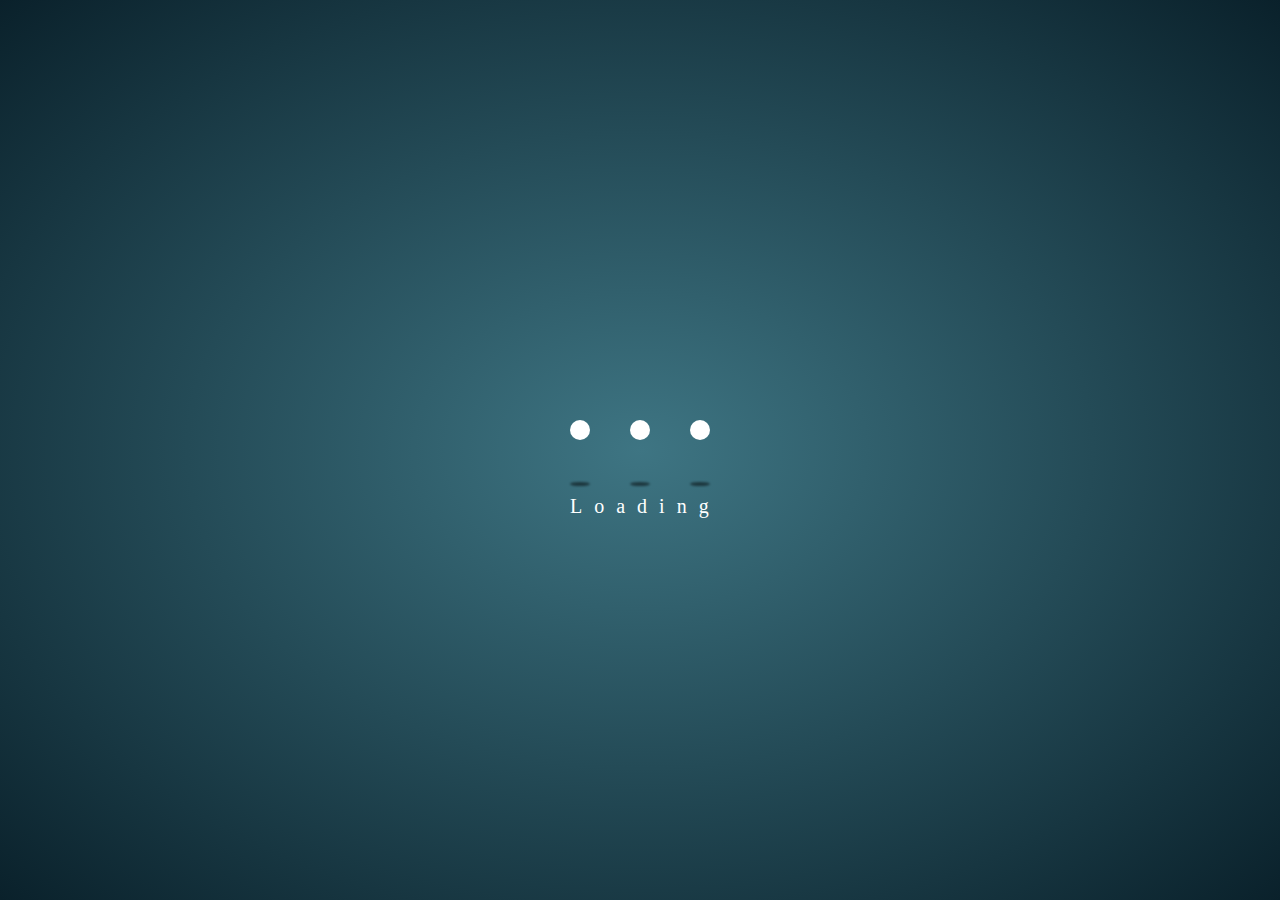
<file: loading.html>
<!DOCTYPE html>
<html>

<head>
    <link rel="stylesheet" href="css/loading.css" as="style" crossorigin>
</head>

<body>
    <div class="wrapper">
        <div class="circle"></div>
        <div class="circle"></div>
        <div class="circle"></div>
        <div class="shadow"></div>
        <div class="shadow"></div>
        <div class="shadow"></div>
        <span>Loading</span>
    </div>
</body>

<script>

</script>

</html>
</file>
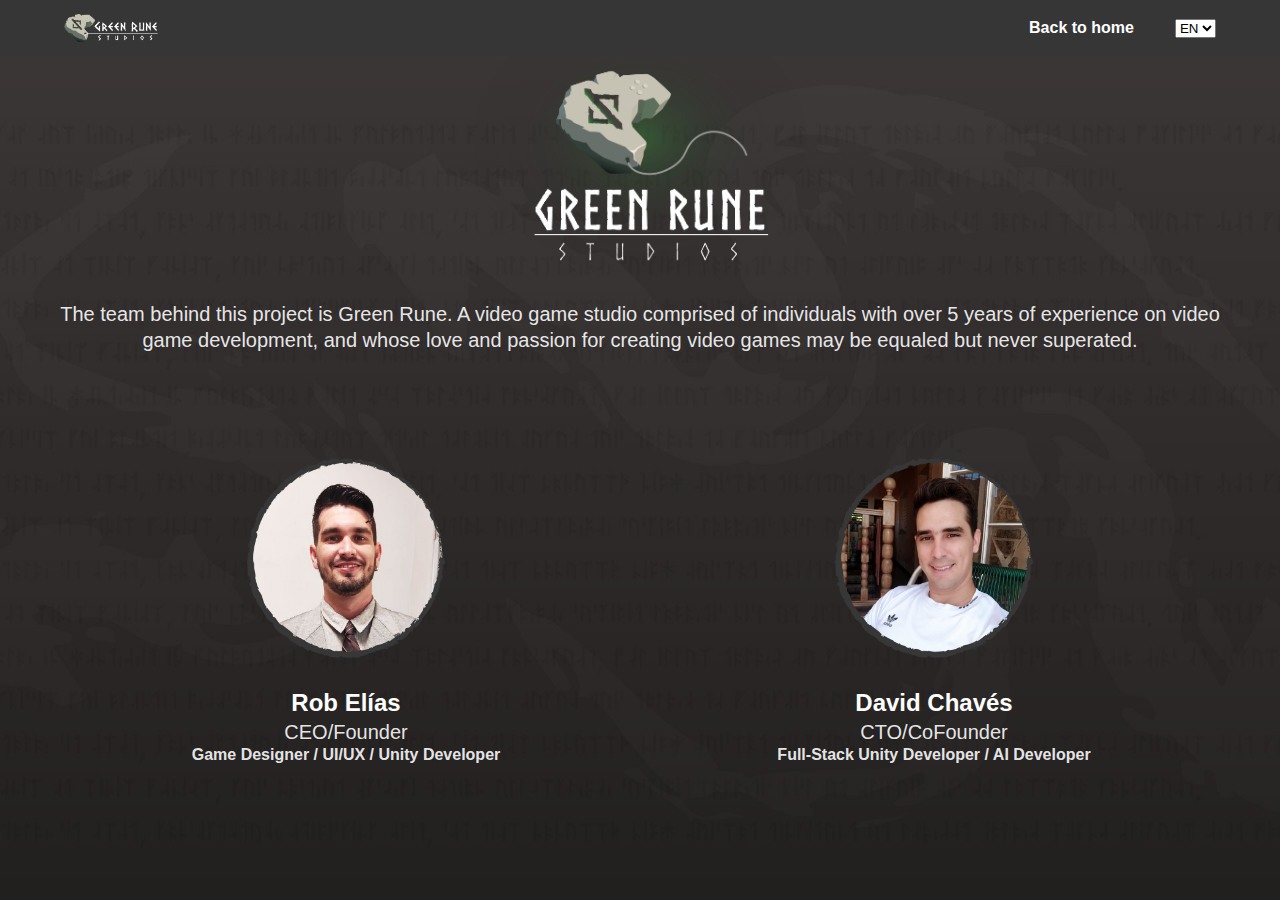
<file: team.html>
<!DOCTYPE html>
<html lang="en">

<head>
    <meta charset="utf-8">
    <meta name="viewport" content="width=device-width, initial-scale=1">
    <meta http-equiv=“X-UA-Compatible” content="ie=edge">
    <title>Nobodies Kingdom</title>
    <link rel="stylesheet" type="text/css" href="bulma/css/bulma.css">
    <link rel="stylesheet" type="text/css" href="bulma/css/aos.css">
</head>

<body data-aos-easing="ease" data-aos-duration="400" data-aos-delay="0">
    <header class="navbar is-dark is-fixed-top ">
        <div class="container">
            <div class="navbar-brand">
                <a class="navbar-item" href="https://bulma.io">
                    <img src="images/company-logo.png" />
                </a>

                <a role="button" class="navbar-burger" aria-label="menu" aria-expanded="false"
                    data-target="navbarBasicExample">
                    <span aria-hidden="true"></span>
                    <span aria-hidden="true"></span>
                    <span aria-hidden="true"></span>
                </a>
            </div>

            <div id="navbarBasicExample" class="navbar-menu">
                <div class="navbar-start"></div>

                <div class="navbar-end">
                    <div class="navbar-item">
                        <div class="buttons">
                            <a class="button is-dark is-orange" href="index.html">
                                <strong>Back to home</strong>
                            </a>
                        </div>
                    </div>
                    <div class="navbar-item">
                        <select id="langSelector" class="is-dark dropdown is-medium">
                            <div class="">
                                <option value="en" class="dropdown-item">EN</option>
                                <option value="es" class="dropdown-item">ES</option>
                            </div>

                        </select>
                    </div>

                </div>
            </div>
        </div>
    </header>


    <section class="hero is-dark is-fullheight" id="info"
        style="background: linear-gradient( rgba(0, 0, 0, 0.1), rgba(0, 0, 0, 0.5) ), url(images/web-bg.jpg) no-repeat center; max-width: 100%; max-height: 100%; background-size: cover;">
        <div class="hero-head section has-text-centered">
            <div class="container has-text-centered" style="max-width: 500em;">
                <img class="is-rounded" src="images/company-logo01.png"
                    style="max-width: 350px; margin-top: -50px; margin-bottom: 15px;">
                <div>
                    <p class="subtitle lang lang-en">
                        The team behind this project is Green Rune. A video game studio comprised of individuals with
                        over
                        5 years of experience on video game development, and whose love and passion for creating video
                        games may be equaled but never superated.
                    </p>
                    <p class="subtitle lang lang-es">
                        El equipo detrás de este proyecto es Green Rune. Un estudio de videojuegos compuesto por
                        personas
                        con más de 8 años de experiencia en el desarrollo de videojuegos.
                    </p>
                </div>
            </div>
        </div>

        <!-- Hero content: will be in the middle -->
        <div class="hero-body">
            <div class="container" style="margin-top: -80px;">
                <div class="item-1">
                    <div class="columns is-centered">
                        <div class="column">
                            <div class="container has-text-centered">
                                <img class="is-rounded" src="images/team-02.png" style="height: 200px;">
                                <div class="pt-5 ">
                                    <p class="title is-4" style="margin-bottom: -10;">Rob Elías</p>
                                    <p class="subtitle is-5" style="margin-bottom: 0px;">CEO/Founder</p>
                                    <p class="has-text-weight-semibold  subtitle is-6">Game Designer / UI/UX / Unity
                                        Developer</p>
                                </div>
                            </div>
                        </div>
                        <div class="column ">
                            <div class="container has-text-centered">
                                <img class="is-rounded" src="images/team-01.png" style="height: 200px;">
                                <div class="pt-5 ">
                                    <p class="title is-4" style="margin-bottom: -10;">David Chavés</p>
                                    <p class="subtitle is-5" style="margin-bottom: 0px;">CTO/CoFounder</p>
                                    <p class="has-text-weight-semibold  subtitle is-6">Full-Stack Unity Developer / AI
                                        Developer</p>
                                </div>
                            </div>
                        </div>
                    </div>
                </div>
            </div>
        </div>
    </section>

    <script>

        // this function will be called when a button is clicked

        function changeLanguage(languageCode) {
            Array.from(document.getElementsByClassName('lang')).forEach(function (elem) {
                if (elem.classList.contains('lang-' + languageCode)) {
                    elem.style.display = 'initial';
                }
                else {
                    elem.style.display = 'none';
                }
            });
        }

        // select handler
        const selector = document.getElementById('langSelector');
        selector.addEventListener('change', function (evt) {
            changeLanguage(this.value);
        });

        // detect initial browser language
        const lang = navigator.userLanguage || navigator.language || 'en-EN';
        const startLang = Array.from(selector.options).map(opt => opt.value).find(val => lang.includes(val)) || 'en';
        changeLanguage(startLang);

        // updating select with start value
        selector.selectedIndex = Array.from(selector.options).map(opt => opt.value).indexOf(startLang)

        // Touch
        document.addEventListener('DOMContentLoaded', () => {

            // Get all "navbar-burger" elements
            const $navbarBurgers = Array.prototype.slice.call(document.querySelectorAll('.navbar-burger'), 0);

            // Add a click event on each of them
            $navbarBurgers.forEach(el => {
                el.addEventListener('click', () => {

                    // Get the target from the "data-target" attribute
                    const target = el.dataset.target;
                    const $target = document.getElementById(target);

                    // Toggle the "is-active" class on both the "navbar-burger" and the "navbar-menu"
                    el.classList.toggle('is-active');
                    $target.classList.toggle('is-active');

                });
            });

        });

    </script>
    <script src="bulma/js/aos.js"></script>
    <script>
        AOS.init({
            once: true
        });
    </script>
</body>

</html>
</file>
<file: css/title-animation.css>
.title-animation {
    position: relative; 
}
.padding-top {
    padding-top: 3em;
}
.bottom-img {
    position: absolute;
    top: 0;
    left: 0;
    z-index: 1;
    width: 90%;
}

.top-img {
    position: absolute;
    z-index: 2;
    /* animation: slide 5s infinite; */
    }
img.top-img:nth-child(2) {
    position: absolute;
    top: -0.5em;
    left: -7%;
    width: 7%;
    animation: slide 6s infinite;

    }
img.top-img:nth-child(3) {
    position: absolute;
    top: -1em;
    left: -4%;
    width: 7%;
    animation: slide 5s infinite;

}
img.top-img:nth-child(4) {
    position: absolute;
    top: -1em;
    left: 1%;
    width: 5%;
    animation: fade 6s infinite;
    }
img.top-img:nth-child(5) {
    position: absolute;
    top: 0.3em;
    left: -4%;
    width: 5%;
    animation: fade 8s infinite;

    }
    
/* right */
img.top-img:nth-child(6) {
    position: absolute;
    top: 1.1em;
    right: 5%;
    width: 7%;
    animation: slide 6s infinite;

    }
img.top-img:nth-child(7) {
    position: absolute;
    top: 1.8em;
    right: 4%;
    width: 7%;
    animation: slide 5s infinite;

}
img.top-img:nth-child(8) {
    position: absolute;
    top: 1em;
    right: 1%;
    width: 5%;
    animation: fade 6s infinite;
    }
img.top-img:nth-child(9) {
    position: absolute;
    top: 1.75em;
    right: 4%;
    width: 5%;
    animation: fade 8s infinite;

    }
@keyframes slide {
    0% {
        transform: translateY(0);
        }
        50% {
        transform: translateY(15%);
        }
        
    100% {
        transform: translateY(0%);
    }
    }
@keyframes fade {
0% { opacity: 0; }
40% { opacity: 1; }
60% { opacity: 1; }
100% { opacity: 0; }
}


@keyframes shake {
0% { transform: translateX(0); }
5% { transform: translateX(-7px); }
10% { transform: translateX(7px); }
15% { transform: translateX(-7px); }
20% { transform: translateX(0); }
100% { transform: translateX(0); }
}

.shake-icon {
animation: shake 5s;
animation-delay: 5s;
animation-iteration-count: infinite;
}
</file>
<file: css/loading.css>
body{
    padding:0;
    margin:0;
    width:100%;
    height:100vh;
    background:radial-gradient(#3e7583, #0a212b);
}
.wrapper{
    width:200px;
    height:60px;
    position: absolute;
    left:50%;
    top:50%;
    transform: translate(-50%, -50%);
}
.circle{
    width:20px;
    height:20px;
    position: absolute;
    border-radius: 50%;
    background-color: #fff;
    left:15%;
    transform-origin: 50%;
    animation: circle .5s alternate infinite ease;
}

@keyframes circle{
    0%{
        top:60px;
        height:5px;
        border-radius: 50px 50px 25px 25px;
        transform: scaleX(1.7);
    }
    40%{
        height:20px;
        border-radius: 50%;
        transform: scaleX(1);
    }
    100%{
        top:0%;
    }
}
.circle:nth-child(2){
    left:45%;
    animation-delay: .2s;
}
.circle:nth-child(3){
    left:auto;
    right:15%;
    animation-delay: .3s;
}
.shadow{
    width:20px;
    height:4px;
    border-radius: 50%;
    background-color: rgba(0,0,0,.5);
    position: absolute;
    top:62px;
    transform-origin: 50%;
    z-index: -1;
    left:15%;
    filter: blur(1px);
    animation: shadow .5s alternate infinite ease;
}

@keyframes shadow{
    0%{
        transform: scaleX(1.5);
    }
    40%{
        transform: scaleX(1);
        opacity: .7;
    }
    100%{
        transform: scaleX(.2);
        opacity: .4;
    }
}
.shadow:nth-child(4){
    left: 45%;
    animation-delay: .2s
}
.shadow:nth-child(5){
    left:auto;
    right:15%;
    animation-delay: .3s;
}
.wrapper span{
    position: absolute;
    top:75px;
    font-family: 'Lato';
    font-size: 20px;
    letter-spacing: 12px;
    color: #fff;
    left:15%;
}







/*  footer   */
footer {
    background-color: #222;
    color: #fff;
    font-size: 14px;
    bottom: 0;
    position: fixed;
    left: 0;
    right: 0;
    text-align: center;
    z-index: 999;
}

footer p {
    margin: 10px 0;
    font-family: 'Lucida Sans', 'Lucida Sans Regular', 'Lucida  Grande', 'Lucida Sans Unicode', Geneva, Verdana, sans-serif;
}
footer .fa-heart{
    color: red;
}
footer .fa-dev{
    color: #fff;
}
footer .fa-twitter-square{
  color:#1da0f1;
}
footer .fa-instagram{
  color: #f0007c;
}
fotter .fa-linkedin{
  color:#0073b1;
}
footer .fa-codepen{
  color:#fff
}
footer a {
    color: #3c97bf;
    text-decoration: none;
  margin-right:5px;
}
.youtubeBtn{
    position: fixed;
    left: 50%;
  transform:translatex(-50%);
    bottom: 45px;
    cursor: pointer;
    transition: all .3s;
    vertical-align: middle;
    text-align: center;
    display: inline-block;
}
.youtubeBtn i{
   font-size:20px;
  float:left;
}
.youtubeBtn a{
    color:#ff0000;
    animation: youtubeAnim 1000ms linear infinite;
  float:right;
}
.youtubeBtn a:hover{
  color:#c9110f;
  transition:all .3s ease-in-out;
  text-shadow: none;
}
.youtubeBtn i:active{
  transform:scale(.9);
  transition:all .3s ease-in-out;
}
.youtubeBtn span{
    font-family: 'Lato';
    font-weight: bold;
    color: #fff;
    display: block;
    font-size: 12px;
    float: right;
    line-height: 20px;
    padding-left: 5px;
  
}

@keyframes youtubeAnim{
  0%,100%{
    color:#c9110f;
  }
  50%{
    color:#ff0000;
  }
}
/* footer  */
</file>
